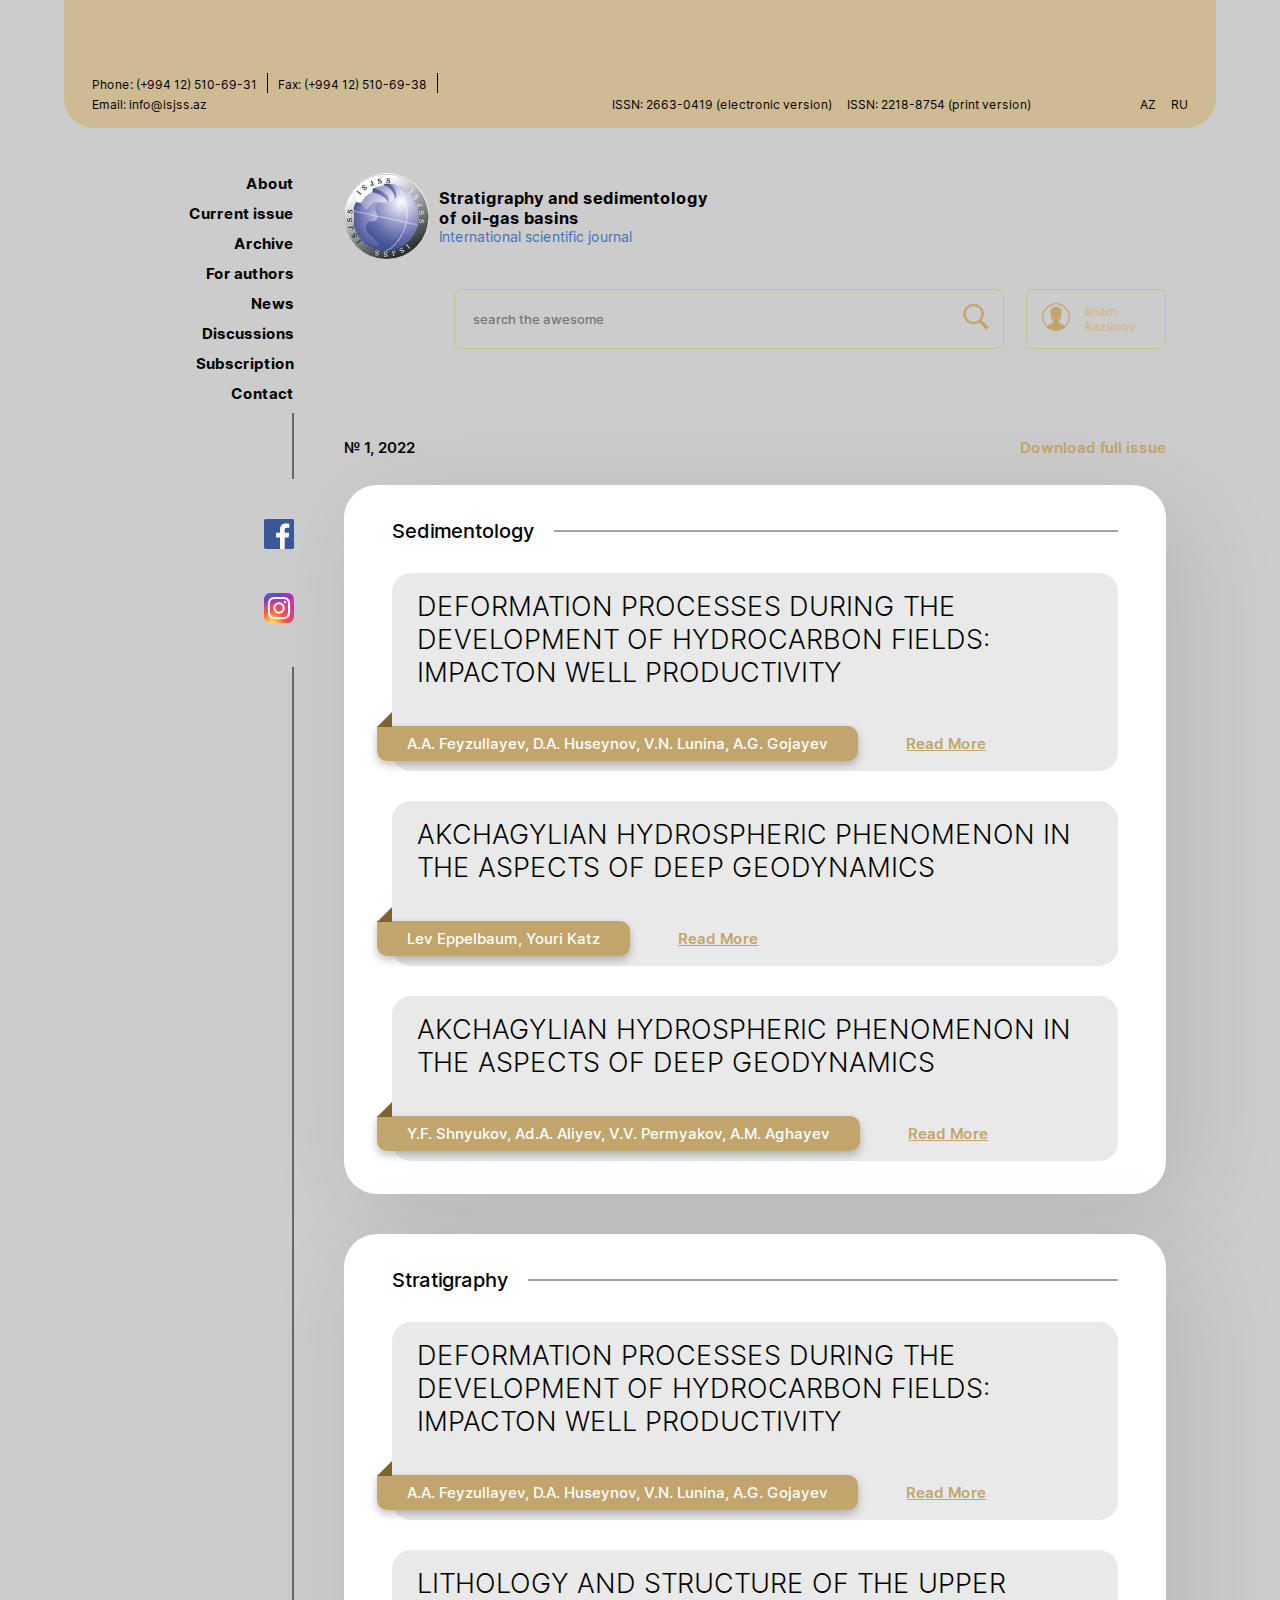
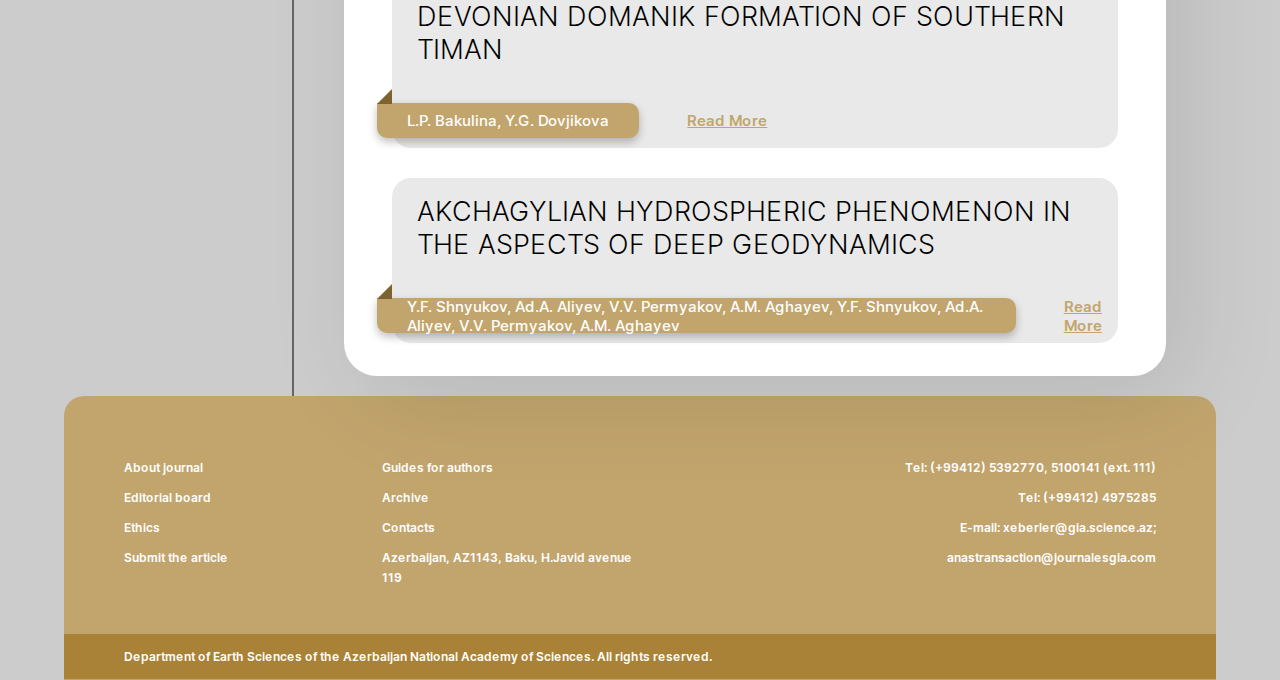
<file: index.html>
<!DOCTYPE html>
<html lang="en">
<head>
    <meta charset="UTF-8">
    <meta http-equiv="X-UA-Compatible" content="IE=edge">
    <meta name="viewport" content="width=device-width, initial-scale=1.0">
    <title>Document</title>
    <link rel="stylesheet" href="./assets/scss/style.css">
</head>
<body>
<header>
    <div class="container">
        <div class="header-content">
            <nav class="header__contact">
                <ul>
                    <li><a href="tel:(+994 12) 510-69-31">Phone: (+994 12) 510-69-31</a></li>
                    <li><a href="tel:(+994 12) 510-69-38">Fax: (+994 12) 510-69-38</a></li>
                    <li><a href="mailto:info@isjss.az">Email: info@isjss.az</a></li>
                </ul>
            </nav>
            <nav class="header__portal">
                <ul>
                    <li><a href="">ISSN: 2663-0419 (electronic version)</a></li>
                    <li><a href="">ISSN: 2218-8754 (print version)</a></li>
                </ul>
            </nav>
            <nav class="header__lang">
                <ul>
                    <li><a href="">AZ</a></li>
                    <li><a href="">RU</a></li>
                </ul>
                <i id="menu-icon"><img src="./assets/img/icon/iconmenu.svg" alt="icon"></i>
            </nav>
        </div>
    </div>
</header>
<div class="mobile-menu">
    <nav>
        <ul>
            <li><a href="#">About</a></li>
            <li><a href="#">Current issue</a></li>
            <li><a href="#">Archive</a></li>
            <li><a href="#">For authors</a></li>
            <li><a href="#">News</a></li>
            <li><a href="#">Discussions</a></li>
            <li><a href="#">Subscription</a></li>
            <li><a href="#">Contact</a></li>
        </ul>
    </nav>
</div>
<main>
    <div class="container">
        <div class="main-content">
            <aside>
                <nav>
                    <ul>
                        <li><a href="#">About</a></li>
                        <li><a href="#">Current issue</a></li>
                        <li><a href="#">Archive</a></li>
                        <li><a href="#">For authors</a></li>
                        <li><a href="#">News</a></li>
                        <li><a href="#">Discussions</a></li>
                        <li><a href="#">Subscription</a></li>
                        <li><a href="#">Contact</a></li>
                    </ul>
                </nav>
                <div class="line"></div>
                <div class="icon">
                    <a href="https://www.facebook.com"><img src="./assets/img/icon/facebook.svg" alt="facebook"></a>
                    <a href="https://www.instagram.com"><img src="./assets/img/icon/instagram.svg" alt="instagram"></a>
                </div>
                <div class="line-long"></div>
            </aside>
            <section >
                 <div class="logo">
                    <img src="./assets/img/logo.jpg" alt="logo">
                    <div class="logo-title">
                        <h3>Stratigraphy and sedimentology of oil-gas basins</h3>
                        <p>International scientific journal</p>
                    </div>
                 </div>
                 <div class="search">
                    <div class="search-input">
                        <input type="text" placeholder="search the awesome">
                        <i><img src="./assets/img/icon/Search.svg" alt="search"></i>
                    </div>
                    <div class="profile">
                        <i><img src="./assets/img/icon/MaleUser.svg" alt="user"></i>
                        <span>Ilham Kazimov</span>
                    </div>
                 </div>
                 <div class="date">
                    <span>№ 1, 2022</span>
                    <a href="#">Download full issue</a>
                 </div>
                 <div class="article">
                    <div class="article-title">
                        <h1>Sedimentology</h1>
                        <div class="line"></div>
                    </div>
                    <div class="article-card">
                        <p>DEFORMATION PROCESSES DURING THE DEVELOPMENT OF HYDROCARBON FIELDS: IMPACTON WELL PRODUCTIVITY</p>
                        <div class="article-card-name">
                            <div class="card-name">
                                A.A. Feyzullayev, D.A. Huseynov, V.N. Lunina, A.G. Gojayev
                            </div>
                            <a href="./article.html" target="_self">Read More</a>
                        </div>
                    </div>
                    <div class="article-card">
                        <p>AKCHAGYLIAN HYDROSPHERIC PHENOMENON IN THE ASPECTS OF DEEP GEODYNAMICS</p>
                        <div class="article-card-name">
                            <div class="card-name">
                                Lev Eppelbaum, Youri Katz
                            </div>
                            <a href="./article.html" target="_self">Read More</a>
                        </div>
                    </div>
                    <div class="article-card">
                        <p>AKCHAGYLIAN HYDROSPHERIC PHENOMENON IN THE ASPECTS OF DEEP GEODYNAMICS</p>
                        <div class="article-card-name">
                            <div class="card-name">
                                Y.F. Shnyukov, Ad.A. Aliyev, V.V. Permyakov, A.M. Aghayev
                                
                            </div>
                            <a href="./article.html" target="_self">Read More</a>
                        </div>
                    </div>
                 </div>

                 <div class="article">
                    <div class="article-title">
                        <h1>Stratigraphy</h1>
                        <div class="line"></div>
                    </div>
                    <div class="article-card">
                        <p>DEFORMATION PROCESSES DURING THE DEVELOPMENT OF HYDROCARBON FIELDS: IMPACTON WELL PRODUCTIVITY</p>
                        <div class="article-card-name">
                            <div class="card-name">
                                A.A. Feyzullayev, D.A. Huseynov, V.N. Lunina, A.G. Gojayev
                            </div>
                            <a href="./article.html" target="_self">Read More</a>
                        </div>
                    </div>
                    <div class="article-card">
                        <p>LITHOLOGY AND STRUCTURE OF THE UPPER DEVONIAN DOMANIK FORMATION OF SOUTHERN TIMAN</p>
                        <div class="article-card-name">
                            <div class="card-name">
                                L.P. Bakulina, Y.G. Dovjikova

                            </div>
                            <a href="./article.html" target="_self">Read More</a>
                        </div>
                    </div>
                    <div class="article-card">
                        <p>AKCHAGYLIAN HYDROSPHERIC PHENOMENON IN THE ASPECTS OF DEEP GEODYNAMICS</p>
                        <div class="article-card-name">
                            <div class="card-name">
                                Y.F. Shnyukov, Ad.A. Aliyev, V.V. Permyakov, A.M. Aghayev, Y.F. Shnyukov, Ad.A. Aliyev, V.V. Permyakov, A.M. Aghayev

                                
                            </div>
                            <a href="./article.html" target="_self">Read More</a>
                        </div>
                    </div>
                 </div>
            </section>
            
        </div>
    </div>
</main>
<footer>
    <div class="container">
        <div class="footer-content">
            <div class="footer__nav">
                <div class="nav-left">
                    <ul>
                        <li><a href="">About journal</a></li>
                        <li><a href="">Editorial board</a></li>
                        <li><a href="">Ethics</a></li>
                        <li><a href="">Submit the article</a></li>
                    </ul>
                </div>
                <div class="nav-center">
                    <ul>
                        <li><a href="">Guides for authors</a></li>
                        <li><a href="">Archive</a></li>
                        <li><a href="">Contacts</a></li>
                        <li><a href="">Azerbaijan, AZ1143, Baku, H.Javid avenue 119</a></li>
                    </ul>
                </div>
                <div class="nav-contact">
                    <ul>
                        <li><a href="tel:(+99412) 5392770, 5100141 (ext. 111)">Tel: (+99412) 5392770, 5100141 (ext. 111)</a></li>
                        <li><a href="tel:(+99412) 4975285">Tel: (+99412) 4975285</a></li>
                        <li><a href="mailto:xeberler@gia.science.az">E-mail: xeberler@gia.science.az;</a></li>
                        <li><a href="mailto:anastransaction@journalesgia.com">anastransaction@journalesgia.com</a></li>
                    </ul>
                </div>
            </div>
           <div class="footer__bottom">
            <p>Department of Earth Sciences of the Azerbaijan National Academy of Sciences. All rights reserved.
            </p>
           </div>
        </div>
    </div>
</footer>
<script src="./assets/js/main.js"></script>
</body>
</html>
</file>
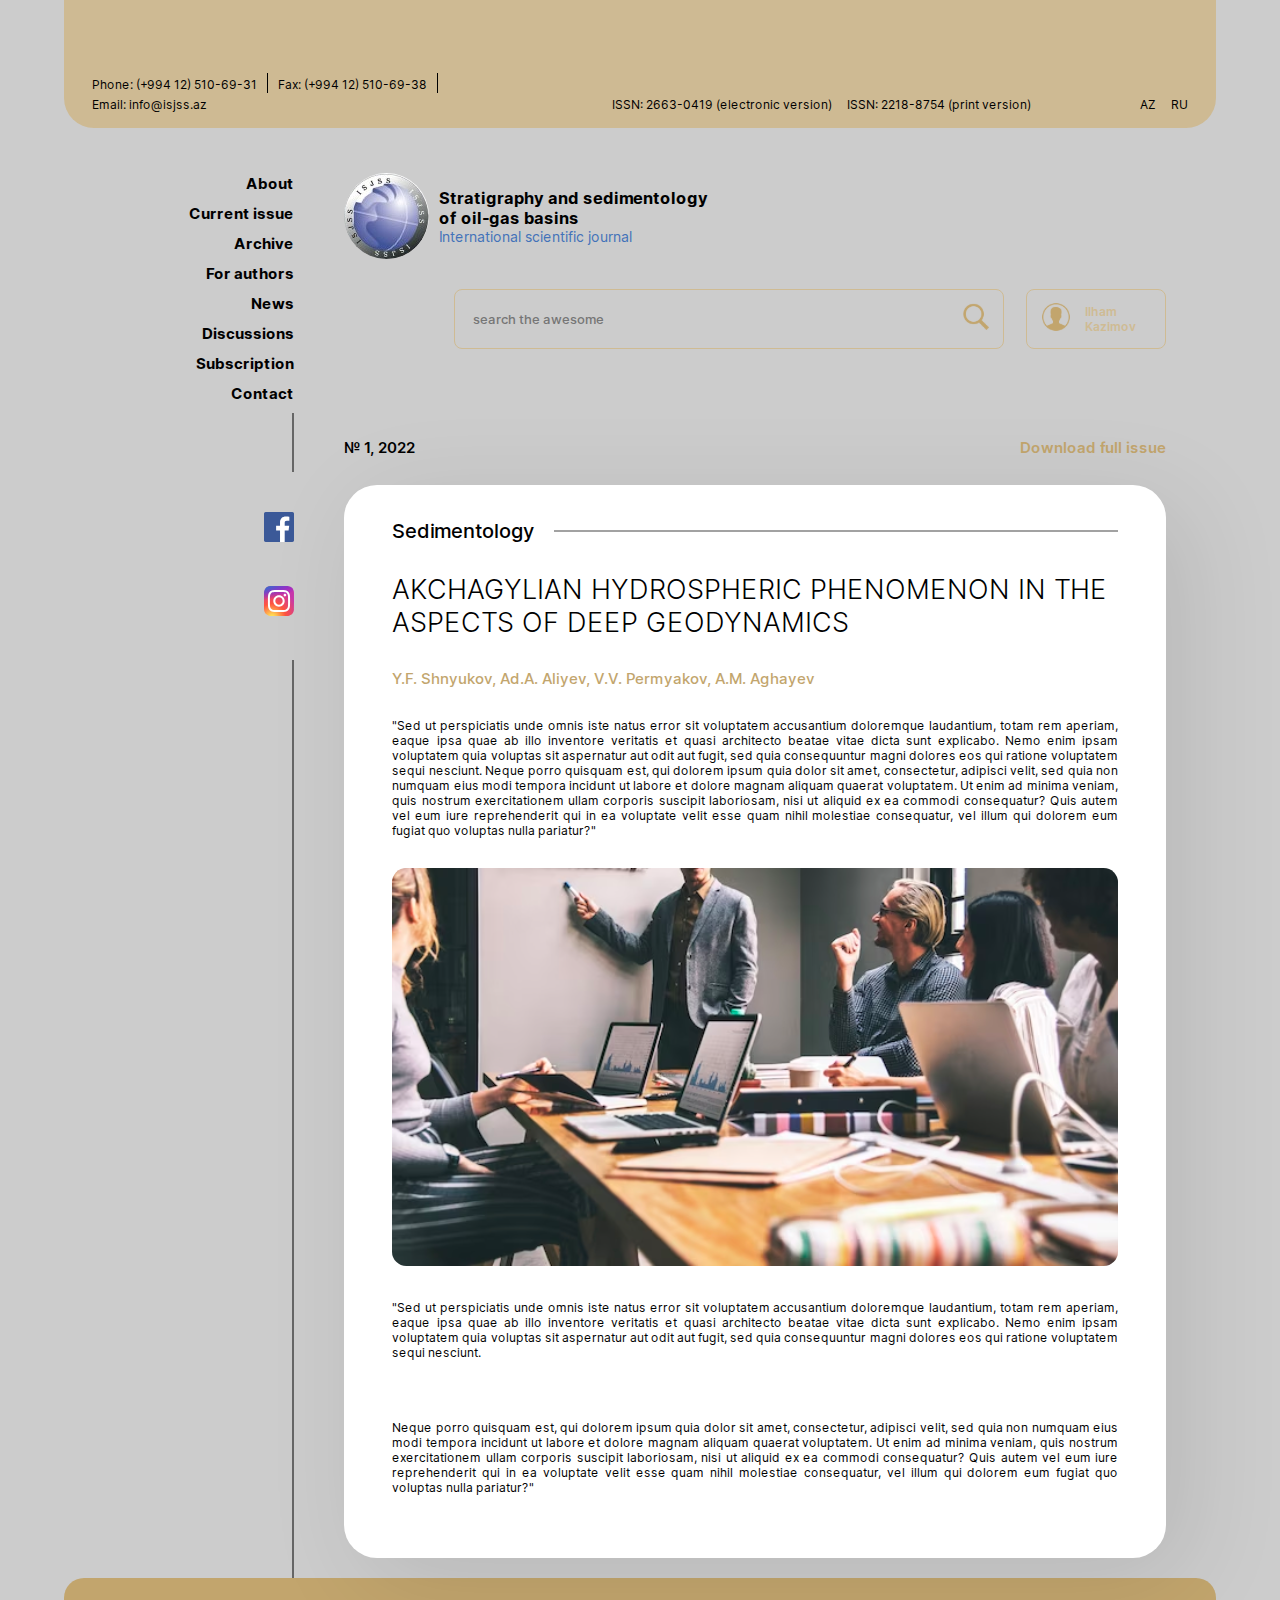
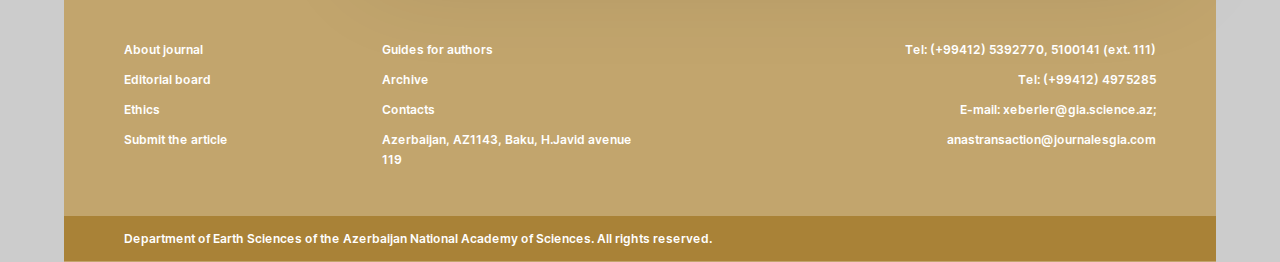
<file: article.html>
<!DOCTYPE html>
<html lang="en">
<head>
    <meta charset="UTF-8">
    <meta http-equiv="X-UA-Compatible" content="IE=edge">
    <meta name="viewport" content="width=device-width, initial-scale=1.0">
    <link rel="stylesheet" href="./assets/scss/article.css">
    <link rel="stylesheet" href="./assets/scss/style.css">
    <title>Document</title>
</head>
<body>
    <header>
        <div class="container">
            <div class="header-content">
                <nav class="header__contact">
                    <ul>
                        <li><a href="tel:(+994 12) 510-69-31">Phone: (+994 12) 510-69-31</a></li>
                        <li><a href="tel:(+994 12) 510-69-38">Fax: (+994 12) 510-69-38</a></li>
                        <li><a href="mailto:info@isjss.az">Email: info@isjss.az</a></li>
                    </ul>
                </nav>
                <nav class="header__portal">
                    <ul>
                        <li><a href="">ISSN: 2663-0419 (electronic version)</a></li>
                        <li><a href="">ISSN: 2218-8754 (print version)</a></li>
                    </ul>
                </nav>
                <nav class="header__lang">
                    <ul>
                        <li><a href="">AZ</a></li>
                        <li><a href="">RU</a></li>
                    </ul>
                    <i id="menu-icon"><img src="./assets/img/icon/iconmenu.svg" alt="icon"></i>
                </nav>
            </div>
        </div>
    </header>
    <div class="mobile-menu">
        <nav>
            <ul>
                <li><a href="#">About</a></li>
                <li><a href="#">Current issue</a></li>
                <li><a href="#">Archive</a></li>
                <li><a href="#">For authors</a></li>
                <li><a href="#">News</a></li>
                <li><a href="#">Discussions</a></li>
                <li><a href="#">Subscription</a></li>
                <li><a href="#">Contact</a></li>
            </ul>
        </nav>
    </div>
    <main>
        <div class="container">
            <div class="main-content">
                <aside>
                    <nav>
                        <ul>
                            <li><a href="#">About</a></li>
                            <li><a href="#">Current issue</a></li>
                            <li><a href="#">Archive</a></li>
                            <li><a href="#">For authors</a></li>
                            <li><a href="#">News</a></li>
                            <li><a href="#">Discussions</a></li>
                            <li><a href="#">Subscription</a></li>
                            <li><a href="#">Contact</a></li>
                        </ul>
                    </nav>
                    <div class="line"></div>
                    <div class="icon">
                        <a href="https://www.facebook.com"><img src="./assets/img/icon/facebook.svg" alt="facebook"></a>
                        <a href="https://www.instagram.com"><img src="./assets/img/icon/instagram.svg" alt="instagram"></a>
                    </div>
                    <div class="line-long"></div>
                </aside>
                <section >
                     <div class="logo">
                        <img src="./assets/img/logo.jpg" alt="logo">
                        <div class="logo-title">
                            <h3>Stratigraphy and sedimentology of oil-gas basins</h3>
                            <p>International scientific journal</p>
                        </div>
                     </div>
                     <div class="search">
                        <div class="search-input">
                            <input type="text" placeholder="search the awesome">
                            <i><img src="./assets/img/icon/Search.svg" alt="search"></i>
                        </div>
                        <div class="profile">
                            <i><img src="./assets/img/icon/MaleUser.svg" alt="user"></i>
                            <span>Ilham Kazimov</span>
                        </div>
                     </div>
                     <div class="date">
                        <span>№ 1, 2022</span>
                        <a href="#">Download full issue</a>
                     </div>
                     <div class="article">
                        <div class="article-title">
                            <h1>Sedimentology</h1>
                            <div class="line"></div>
                        </div>
                        <h2>AKCHAGYLIAN HYDROSPHERIC PHENOMENON IN THE ASPECTS OF DEEP GEODYNAMICS</h2>
                        <p>Y.F. Shnyukov, Ad.A. Aliyev, V.V. Permyakov, A.M. Aghayev</p>
                         <article>"Sed ut perspiciatis unde omnis iste natus error sit voluptatem accusantium doloremque laudantium, totam rem aperiam, eaque ipsa quae ab illo inventore veritatis et quasi architecto beatae vitae dicta sunt explicabo. Nemo enim ipsam voluptatem quia voluptas sit aspernatur aut odit aut fugit, sed quia consequuntur magni dolores eos qui ratione voluptatem sequi nesciunt. Neque porro quisquam est, qui dolorem ipsum quia dolor sit amet, consectetur, adipisci velit, sed quia non numquam eius modi tempora incidunt ut labore et dolore magnam aliquam quaerat voluptatem. Ut enim ad minima veniam, quis nostrum exercitationem ullam corporis suscipit laboriosam, nisi ut aliquid ex ea commodi consequatur? Quis autem vel eum iure reprehenderit qui in ea voluptate velit esse quam nihil molestiae consequatur, vel illum qui dolorem eum fugiat quo voluptas nulla pariatur?"
                        </article>   
                       <div><img src="./assets/img/image-article.svg" alt="img"></div>
                       <article>"Sed ut perspiciatis unde omnis iste natus error sit voluptatem accusantium doloremque laudantium, totam rem aperiam, eaque ipsa quae ab illo inventore veritatis et quasi architecto beatae vitae dicta sunt explicabo. Nemo enim ipsam voluptatem quia voluptas sit aspernatur aut odit aut fugit, sed quia consequuntur magni dolores eos qui ratione voluptatem sequi nesciunt. 
                        </article>
                        <article>Neque porro quisquam est, qui dolorem ipsum quia dolor sit amet, consectetur, adipisci velit, sed quia non numquam eius modi tempora incidunt ut labore et dolore magnam aliquam quaerat voluptatem. Ut enim ad minima veniam, quis nostrum exercitationem ullam corporis suscipit laboriosam, nisi ut aliquid ex ea commodi consequatur? Quis autem vel eum iure reprehenderit qui in ea voluptate velit esse quam nihil molestiae consequatur, vel illum qui dolorem eum fugiat quo voluptas nulla pariatur?"</article>
                        
                     </div>
                </section>
                
            </div>
        </div>
    </main>
    <footer>
        <div class="container">
            <div class="footer-content">
                <div class="footer__nav">
                    <div class="nav-left">
                        <ul>
                            <li><a href="">About journal</a></li>
                            <li><a href="">Editorial board</a></li>
                            <li><a href="">Ethics</a></li>
                            <li><a href="">Submit the article</a></li>
                        </ul>
                    </div>
                    <div class="nav-center">
                        <ul>
                            <li><a href="">Guides for authors</a></li>
                            <li><a href="">Archive</a></li>
                            <li><a href="">Contacts</a></li>
                            <li><a href="">Azerbaijan, AZ1143, Baku, H.Javid avenue 119</a></li>
                        </ul>
                    </div>
                    <div class="nav-contact">
                        <ul>
                            <li><a href="tel:(+99412) 5392770, 5100141 (ext. 111)">Tel: (+99412) 5392770, 5100141 (ext. 111)</a></li>
                            <li><a href="tel:(+99412) 4975285">Tel: (+99412) 4975285</a></li>
                            <li><a href="mailto:xeberler@gia.science.az">E-mail: xeberler@gia.science.az;</a></li>
                            <li><a href="mailto:anastransaction@journalesgia.com">anastransaction@journalesgia.com</a></li>
                        </ul>
                    </div>
                </div>
               <div class="footer__bottom">
                <p>Department of Earth Sciences of the Azerbaijan National Academy of Sciences. All rights reserved.
                </p>
               </div>
            </div>
        </div>
    </footer>
   



 <script src="./assets/js/main.js"></script>     
</body>
</html>
</file>
<file: assets/scss/style.css>
* {
  margin: 0;
  padding: 0;
  box-sizing: border-box;
  list-style-type: none;
  text-decoration: none;
  font-family: "Inter", sans-serif;
}

@font-face {
  font-family: Inter;
  src: url(../img/fonts/Inter-V.ttf);
}
body {
  background: #CCCCCC;
}

.container {
  max-width: 90%;
  margin: 0 auto;
}

header {
  width: 100%;
  height: 128px;
}
header .header-content {
  padding: 15px 28px;
  width: 100%;
  height: 128px;
  background: #CEBA93;
  border-radius: 0px 0px 30px 30px;
  display: flex;
  align-items: flex-end;
  flex-wrap: wrap;
}
header .header-content a {
  color: #000000;
  font-weight: 400;
  font-size: 12px;
}
header .header-content .header__contact {
  flex: 1.5;
}
header .header-content .header__contact ul {
  display: flex;
  flex-wrap: wrap;
}
header .header-content .header__contact ul li {
  margin-right: 10px;
}
header .header-content .header__contact ul li:nth-child(2) {
  border-left: 1px solid #000;
  border-right: 1px solid #000;
  padding: 0 10px;
}
header .header-content .header__portal {
  flex: 1.5;
  display: flex;
  justify-content: flex-end;
}
header .header-content .header__portal ul {
  display: flex;
}
header .header-content .header__portal ul li {
  margin-left: 15px;
}
header .header-content .header__lang {
  flex: 0.5;
  display: flex;
  justify-content: flex-end;
}
header .header-content .header__lang ul {
  display: flex;
}
header .header-content .header__lang ul li {
  margin-left: 15px;
}
header .header-content .header__lang i {
  display: none;
}
header .header-content .header__lang .rotate {
  transform: rotate(90deg);
}

.mobile-menu {
  width: 100%;
  height: 400px;
  background-color: rgba(190, 156, 87, 0.6784313725);
  position: absolute;
  top: 0;
  left: -100%;
  z-index: 1;
  transition: left 0.3s;
}
.mobile-menu nav {
  background-color: #CEBA93;
  width: 60%;
  height: 100%;
  padding-top: 50px;
  padding-left: 30px;
}
.mobile-menu nav ul {
  display: flex;
  flex-direction: column;
}
.mobile-menu nav ul li {
  margin-bottom: 10px;
}
.mobile-menu nav ul li a {
  font-weight: 700;
  font-size: 15px;
  color: #000000;
}

.mobile-menu-open {
  transition: left 0.3s;
  left: 0;
}

main {
  width: 100%;
  height: auto;
}
main .main-content {
  padding-top: 45px;
  width: 100%;
  height: auto;
  display: flex;
}
main .main-content aside {
  display: flex;
  flex-direction: column;
  width: 20%;
  height: auto;
  display: flex;
  align-items: flex-end;
}
main .main-content aside nav {
  width: 100%;
  display: flex;
  justify-content: flex-end;
}
main .main-content aside nav ul {
  display: flex;
  flex-direction: column;
  align-items: flex-end;
}
main .main-content aside nav ul li {
  margin-bottom: 10px;
}
main .main-content aside nav ul li a {
  font-weight: 700;
  font-size: 15px;
  color: #000000;
}
main .main-content aside .line {
  width: 2px;
  height: 90px;
  background-color: rgba(0, 0, 0, 0.5019607843);
}
main .main-content aside .line-long {
  width: 2px;
  height: 100%;
  background-color: rgba(0, 0, 0, 0.5019607843);
}
main .main-content aside .icon {
  display: flex;
  flex-direction: column;
}
main .main-content aside .icon a {
  margin-top: 40px;
}
main .main-content aside .icon a:last-child {
  margin-bottom: 40px;
}
main .main-content section {
  width: 80%;
  display: flex;
  flex-direction: column;
  padding: 0 50px;
}
main .main-content section .logo {
  width: 370px;
  display: flex;
  align-items: center;
  font-family: "Inter";
  font-size: 14px;
  font-weight: 400;
}
main .main-content section .logo img {
  border-radius: 100%;
  margin-right: 10px;
}
main .main-content section .logo .logo-title p {
  color: #4272b9;
}
main .main-content section .search {
  width: 100%;
  display: flex;
  justify-content: flex-end;
  margin-top: 30px;
}
main .main-content section .search .search-input {
  width: 550px;
  height: 60px;
  border-radius: 8px;
  border: 1px solid #CFBB93;
  position: relative;
  margin-right: 22px;
  display: flex;
  align-items: center;
}
main .main-content section .search .search-input input {
  border: none;
  width: 100%;
  height: 40px;
  background: #CCCCCC;
  outline: none;
  color: rgba(0, 0, 0, 0.3);
  font-weight: 500;
  font-size: 13px;
  padding-left: 18px;
}
main .main-content section .search .search-input i {
  position: absolute;
  bottom: 12px;
  right: 12px;
  cursor: pointer;
}
main .main-content section .search .profile {
  width: 140px;
  height: 60px;
  display: flex;
  align-items: center;
  border: 1px solid #CFBB93;
  border-radius: 8px;
}
main .main-content section .search .profile i {
  padding: 0 14px;
  align-items: center;
}
main .main-content section .search .profile span {
  color: #CFBB93;
  font-weight: 600;
  font-size: 12px;
}
main .main-content section .date {
  width: 100%;
  height: 36px;
  display: flex;
  align-items: center;
  justify-content: space-between;
  margin-top: 80px;
}
main .main-content section .date span {
  font-weight: 600;
  font-size: 15px;
}
main .main-content section .date a {
  color: #C2A56D;
  font-weight: 600;
  font-size: 15px;
}
main .main-content section .article {
  margin-top: 20px;
  margin-bottom: 20px;
  width: 100%;
  min-height: 700px;
  height: auto;
  background: #FFFFFF;
  box-shadow: 20px 20px 100px rgba(0, 0, 0, 0.1);
  border-radius: 33px;
  display: flex;
  flex-direction: column;
  padding: 33px 48px;
}
main .main-content section .article .article-title {
  width: 100%;
  height: 25px;
  align-items: center;
  display: flex;
}
main .main-content section .article .article-title h1 {
  font-weight: 500;
  font-size: 20px;
  margin-right: 20px;
}
main .main-content section .article .article-title .line {
  width: 100%;
  height: 2px;
  background: #A2A2A2;
}
main .main-content section .article .article-card {
  margin-top: 30px;
  width: 100%;
  height: auto;
  background: #E9E9E9;
  border-radius: 19px;
  display: flex;
  flex-direction: column;
}
main .main-content section .article .article-card p {
  padding: 17px 25px;
  font-weight: 300;
  font-size: 27px;
  margin-bottom: 20px;
}
main .main-content section .article .article-card .article-card-name {
  display: flex;
  width: 100%;
  margin-bottom: 10px;
}
main .main-content section .article .article-card .article-card-name .card-name {
  margin-left: -15px;
  height: 35px;
  background: #C2A56D;
  box-shadow: 0px 4px 8px rgba(0, 0, 0, 0.25);
  border-radius: 0px 10px 10px 10px;
  display: flex;
  align-items: center;
  margin-right: 48px;
  color: #FFFFFF;
  font-weight: 500;
  font-size: 15px;
  padding: 0 30px;
  position: relative;
}
main .main-content section .article .article-card .article-card-name .card-name::before {
  content: "\a";
  border-style: solid;
  border-width: 0 0 15px 15px;
  border-color: transparent transparent #7D6330 transparent;
  position: absolute;
  top: -14px;
  left: 0;
}
main .main-content section .article .article-card .article-card-name a {
  display: flex;
  align-items: center;
  text-decoration-line: underline;
  height: 35px;
  color: #C2A56D;
  font-weight: 600;
  font-size: 15px;
}

footer {
  width: 100%;
  height: 284px;
}
footer .footer-content {
  width: 100%;
  height: 284px;
  background: #C2A56D;
  border-radius: 20px 20px 0px 0px;
  display: flex;
  flex-direction: column;
  flex-wrap: wrap;
}
footer .footer-content .footer__nav {
  width: 100%;
  display: flex;
  flex-wrap: wrap;
  height: 238px;
  padding: 60px 60px 0 60px;
}
footer .footer-content .footer__nav li {
  margin-bottom: 10px;
}
footer .footer-content .footer__nav li a {
  color: #FFFFFF;
  font-weight: 600;
  font-size: 12px;
}
footer .footer-content .footer__nav .nav-left {
  flex: 1;
}
footer .footer-content .footer__nav .nav-center {
  flex: 1;
}
footer .footer-content .footer__nav .nav-contact {
  flex: 2;
  display: flex;
  justify-content: flex-end;
}
footer .footer-content .footer__nav .nav-contact ul {
  width: 100%;
  display: flex;
  flex-direction: column;
  align-items: flex-end;
}
footer .footer-content .footer__bottom {
  width: 100%;
  background: #A98237;
  height: 45px;
  padding-left: 60px;
  display: flex;
  align-items: center;
}
footer .footer-content .footer__bottom p {
  color: #FFFFFF;
  font-weight: 600;
  font-size: 12px;
}

@media screen and (min-width: 320px) and (max-width: 780px) {
  header {
    height: auto;
  }
  header .container {
    max-width: 100%;
  }
  header .container .header-content {
    height: auto;
    flex-direction: column-reverse;
  }
  header .container .header-content .header__contact {
    width: 100%;
  }
  header .container .header-content .header__contact ul {
    flex-direction: column;
  }
  header .container .header-content .header__contact ul li:nth-child(2) {
    border: none;
    padding: 0;
  }
  header .container .header-content .header__portal {
    margin-bottom: 10px;
    width: 100%;
    justify-content: flex-start;
  }
  header .container .header-content .header__portal ul {
    flex-direction: column;
  }
  header .container .header-content .header__portal ul li {
    margin-left: 0;
  }
  header .container .header-content .header__lang {
    width: 100%;
    justify-content: space-between;
    flex-direction: row-reverse;
    align-items: center;
  }
  header .container .header-content .header__lang i {
    display: block;
    cursor: pointer;
    z-index: 2;
  }
  header .container .header-content .header__lang i img {
    width: 32px;
    height: 32px;
  }
  main .container {
    max-width: 100%;
  }
  main .container .main-content {
    padding: 10px 0;
    flex-direction: column;
  }
  main .container .main-content aside {
    width: 100%;
  }
  main .container .main-content aside nav, main .container .main-content aside .line, main .container .main-content aside .line-long {
    display: none;
  }
  main .container .main-content aside .icon {
    justify-content: flex-start;
    flex-direction: row;
  }
  main .container .main-content aside .icon a {
    margin-top: 0;
    margin-right: 10px;
  }
  main .container .main-content aside .icon a:last-child {
    margin-bottom: 0;
  }
  main .container .main-content section {
    width: 100%;
    padding: 0;
  }
  main .container .main-content section .logo {
    width: 100%;
  }
  main .container .main-content section .search {
    justify-content: flex-start;
  }
  main .container .main-content section .search .search-input {
    margin-right: 10px;
  }
  main .container .main-content section .date {
    padding: 0 10px;
  }
  main .container .main-content section .article {
    width: 100%;
    padding: 20px;
  }
  main .container .main-content section .article .article-card p {
    font-size: 20px;
  }
  main .container .main-content section .article .article-card .card-name {
    height: auto;
    margin-right: 10px;
  }
  footer {
    height: auto;
  }
  footer .container {
    max-width: 100%;
  }
  footer .container .footer-content {
    height: auto;
  }
  footer .container .footer-content .footer__nav {
    height: auto;
    padding: 30px;
    flex-direction: column;
  }
  footer .container .footer-content .footer__nav .nav-left, footer .container .footer-content .footer__nav .nav-center, footer .container .footer-content .footer__nav .nav-contact {
    width: 100%;
    margin-bottom: 10px;
  }
  footer .container .footer-content .footer__nav .nav-left ul, footer .container .footer-content .footer__nav .nav-center ul, footer .container .footer-content .footer__nav .nav-contact ul {
    align-items: flex-start;
  }
  footer .container .footer-content .footer__bottom {
    padding-left: 30px;
  }
}/*# sourceMappingURL=style.css.map */
</file>
<file: assets/scss/article.css>
* {
  margin: 0;
  padding: 0;
  box-sizing: border-box;
  list-style-type: none;
  text-decoration: none;
  font-family: "Inter";
}

@font-face {
  font-family: Inter;
  src: url(../img/fonts/Inter-V.ttf);
}
.article {
  margin-bottom: 20px;
  width: 100%;
  min-height: 700px;
  height: auto;
  background: #FFFFFF;
  box-shadow: 20px 20px 100px rgba(0, 0, 0, 0.1);
  border-radius: 33px;
  display: flex;
  flex-direction: column;
  padding: 33px 48px;
}
.article .article-title {
  width: 100%;
  height: 25px;
  align-items: center;
  display: flex;
}
.article .article-title h1 {
  font-family: "Inter";
  font-weight: 500;
  font-size: 20px;
  margin-right: 20px;
}
.article .article-title .line {
  width: 100%;
  height: 2px;
  background: #A2A2A2;
}
.article h2 {
  font-weight: 300;
  font-size: 27px;
  margin: 30px 0;
}
.article p {
  color: #C2A56D;
  font-weight: 500;
  font-size: 15px;
}
.article article {
  font-weight: 400;
  font-size: 12px;
  margin: 30px 0;
  text-align: justify;
}
.article div {
  width: 100%;
}
.article div img {
  width: 100%;
}/*# sourceMappingURL=article.css.map */
</file>
